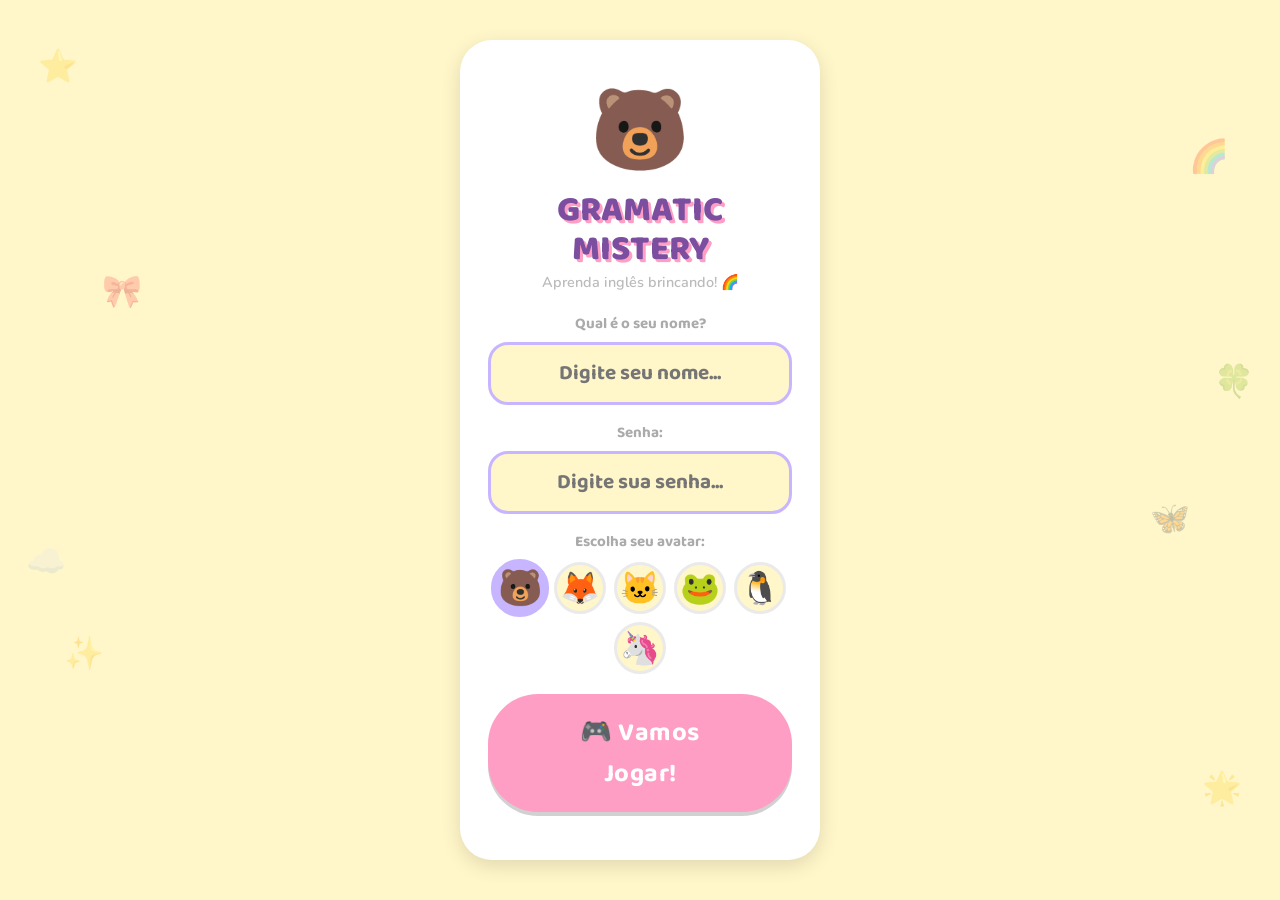
<file: gramatic_mistery (1).html>
<!DOCTYPE html>
<html lang="pt-BR">
<head>
<meta charset="UTF-8">
<meta name="viewport" content="width=device-width, initial-scale=1.0">
<title>Gramatic Mistery 🐻</title>
<link href="https://fonts.googleapis.com/css2?family=Baloo+2:wght@400;600;700;800&family=Nunito:wght@400;600;700&display=swap" rel="stylesheet">
<style>
:root {
  --yellow:#FFF6C9; --pink:#FF9EC4; --blue:#8ED8FF; --green:#A8E6A3;
  --purple:#C7B6FF; --orange:#FFA94D; --red:#FF6B6B;
  --white:#FFFFFF; --gray-light:#EAEAEA; --gray-dark:#555555;
  --shadow:0 6px 20px rgba(0,0,0,0.12); --shadow-btn:0 4px 0px rgba(0,0,0,0.18);
}
*{margin:0;padding:0;box-sizing:border-box}
body{font-family:'Nunito',sans-serif;background:var(--yellow);min-height:100vh;overflow-x:hidden;position:relative}

.deco{position:fixed;pointer-events:none;z-index:0;animation:float 4s ease-in-out infinite;font-size:2rem;opacity:0.28}
.deco:nth-child(1){top:5%;left:3%;animation-delay:0s}
.deco:nth-child(2){top:15%;right:4%;animation-delay:1s}
.deco:nth-child(3){top:60%;left:2%;animation-delay:2s}
.deco:nth-child(4){bottom:10%;right:3%;animation-delay:0.5s}
.deco:nth-child(5){bottom:25%;left:5%;animation-delay:1.5s}
.deco:nth-child(6){top:40%;right:2%;animation-delay:3s}
.deco:nth-child(7){top:30%;left:8%;animation-delay:2.5s}
.deco:nth-child(8){bottom:40%;right:7%;animation-delay:0.8s}
@keyframes float{0%,100%{transform:translateY(0) rotate(0deg)}50%{transform:translateY(-14px) rotate(8deg)}}

.screen{display:none;min-height:100vh;flex-direction:column;align-items:center;justify-content:center;padding:20px 16px;position:relative;z-index:1;animation:fadeIn 0.4s ease}
.screen.active{display:flex}
@keyframes fadeIn{from{opacity:0;transform:translateY(20px)}to{opacity:1;transform:translateY(0)}}

/* LOGIN */
.login-wrap{background:var(--white);border-radius:32px;padding:36px 28px;text-align:center;box-shadow:var(--shadow);max-width:360px;width:100%}
.login-bear{font-size:5rem;animation:bounce 1.2s infinite;margin-bottom:6px;display:block}
@keyframes bounce{0%,100%{transform:translateY(0)}50%{transform:translateY(-10px)}}
.login-title{font-family:'Baloo 2',cursive;font-size:2.2rem;font-weight:800;color:#7B4EA0;text-shadow:3px 3px 0 var(--pink);line-height:1.1;margin-bottom:4px}
.login-sub{font-size:0.9rem;color:#bbb;margin-bottom:20px;font-weight:600}
.name-input{font-family:'Baloo 2',cursive;font-size:1.3rem;font-weight:700;color:var(--gray-dark);border:3px solid var(--purple);border-radius:20px;padding:12px 18px;width:100%;text-align:center;background:var(--yellow);outline:none;margin-bottom:16px;transition:border-color 0.2s,box-shadow 0.2s}
.name-input:focus{border-color:var(--pink);box-shadow:0 0 0 4px rgba(255,158,196,0.25)}
.avatar-row{display:flex;gap:8px;justify-content:center;margin-bottom:16px;flex-wrap:wrap}
.avatar-btn{font-size:2rem;background:var(--yellow);border:3px solid var(--gray-light);border-radius:50%;width:52px;height:52px;cursor:pointer;transition:all 0.2s;display:flex;align-items:center;justify-content:center}
.avatar-btn:hover,.avatar-btn.selected{border-color:var(--purple);background:var(--purple);transform:scale(1.12)}

/* HOME */
.logo-area{text-align:center;margin-bottom:8px}
.logo-bear{font-size:5rem;animation:bounce 1.2s infinite}
.logo-title{font-family:'Baloo 2',cursive;font-size:2.8rem;font-weight:800;color:#7B4EA0;text-shadow:3px 3px 0 var(--pink),5px 5px 0 rgba(0,0,0,0.08);letter-spacing:1px;line-height:1.1}
.logo-subtitle{font-family:'Baloo 2',cursive;font-size:1rem;color:var(--pink);font-weight:600;margin-top:4px}
.greeting-name{font-family:'Baloo 2',cursive;font-size:1.05rem;color:#7B4EA0;font-weight:700;margin-top:6px}

/* BUTTONS */
.btn{font-family:'Baloo 2',cursive;font-size:1.3rem;font-weight:700;border:none;border-radius:50px;padding:14px 36px;cursor:pointer;transition:all 0.15s;box-shadow:var(--shadow-btn);display:inline-flex;align-items:center;gap:8px;letter-spacing:0.5px}
.btn:active{transform:translateY(3px);box-shadow:0 1px 0 rgba(0,0,0,0.18)}
.btn-play{background:var(--pink);color:#fff;font-size:1.6rem;padding:18px 60px;margin:12px 0}
.btn-play:hover{background:#ff80b0;transform:scale(1.05)}
.btn-mystery{background:linear-gradient(135deg,#C7B6FF,#8ED8FF);color:#4a2d8a;font-size:1.1rem;padding:14px 28px}
.btn-mystery:hover{transform:scale(1.04)}
.btn-settings{background:var(--blue);color:#fff;font-size:1rem;padding:10px 24px}
.btn-ranking{background:var(--purple);color:#fff;font-size:1rem;padding:10px 24px}
.btn-back{background:var(--gray-light);color:var(--gray-dark);font-size:1rem;padding:10px 24px}
.btn-back:hover{background:#d5d5d5}
.btn-green{background:var(--green);color:#3a7a37}
.btn-green:hover{background:#8fd98a}
.home-actions{display:flex;gap:10px;margin-top:8px;flex-wrap:wrap;justify-content:center}

/* SCREEN TITLE */
.screen-title{font-family:'Baloo 2',cursive;font-size:1.9rem;font-weight:800;color:#7B4EA0;text-align:center;text-shadow:2px 2px 0 rgba(255,255,255,0.7);margin-bottom:6px}

/* MODE TABS */
.mode-tabs{display:flex;gap:8px;margin:8px 0;flex-wrap:wrap;justify-content:center}
.mode-tab{font-family:'Baloo 2',cursive;font-size:0.9rem;font-weight:700;border:2px solid var(--gray-light);background:var(--white);border-radius:20px;padding:7px 16px;cursor:pointer;transition:all 0.2s;color:var(--gray-dark)}
.mode-tab.active,.mode-tab:hover{background:var(--purple);border-color:var(--purple);color:#fff}

/* CATEGORY GRID */
.category-grid{display:grid;grid-template-columns:1fr 1fr;gap:10px;width:100%;max-width:400px;margin:12px 0}
.category-card{background:var(--white);border-radius:18px;padding:14px 10px;display:flex;flex-direction:column;align-items:center;gap:5px;cursor:pointer;box-shadow:var(--shadow);transition:all 0.2s;border:3px solid transparent;font-family:'Baloo 2',cursive;font-size:1rem;font-weight:700;text-align:center}
.category-card:hover{transform:scale(1.05)}
.category-card.colors{border-color:var(--pink);color:#c0457a}
.category-card.animals{border-color:var(--green);color:#3a7a37}
.category-card.fruits{border-color:var(--orange);color:#c06a00}
.category-card.numbers{border-color:var(--blue);color:#2a7aaa}
.category-card.shapes{border-color:var(--purple);color:#6a2aaa}
.category-card.family{border-color:#FFD700;color:#a07700}
.category-card .cat-icon{font-size:2.4rem}
.category-card .star-badge{background:var(--yellow);border-radius:10px;padding:2px 7px;font-size:0.72rem;color:#a07c00;font-weight:700}

/* LEARN CARDS */
.learn-grid{display:grid;grid-template-columns:1fr 1fr;gap:12px;width:100%;max-width:380px;margin:12px 0}
.learn-card{background:var(--white);border-radius:20px;padding:16px 8px;text-align:center;box-shadow:var(--shadow);cursor:pointer;transition:all 0.2s;border:3px solid var(--gray-light);animation:popIn 0.4s ease backwards}
.learn-card:hover{transform:scale(1.06);box-shadow:0 8px 24px rgba(0,0,0,0.15)}
@keyframes popIn{from{opacity:0;transform:scale(0.7)}to{opacity:1;transform:scale(1)}}
.learn-card .card-emoji{font-size:2.8rem;margin-bottom:6px;display:block}
.learn-card .card-en{font-family:'Baloo 2',cursive;font-size:1.1rem;font-weight:800;color:#7B4EA0}
.learn-card .card-pt{font-size:0.8rem;color:#999;font-weight:600}
.learn-card .card-hint{font-size:0.72rem;color:var(--blue);font-weight:700;margin-top:2px}
.learn-card.revealed{border-color:var(--green);background:#f0fff0;animation:celebrate 0.4s ease}
@keyframes celebrate{0%{transform:scale(1)}50%{transform:scale(1.15)}100%{transform:scale(1)}}
.nav-btns{display:flex;gap:12px;margin-top:12px;flex-wrap:wrap;justify-content:center}

/* QUIZ */
.quiz-question{background:var(--white);border-radius:24px;padding:22px 18px;text-align:center;box-shadow:var(--shadow);width:100%;max-width:380px;margin:10px 0}
.quiz-emoji{font-size:4.5rem;margin-bottom:10px;display:block;animation:float 2s ease-in-out infinite}
.quiz-prompt{font-family:'Baloo 2',cursive;font-size:1rem;color:var(--gray-dark);margin-bottom:14px;font-weight:700}
.quiz-options{display:grid;grid-template-columns:1fr 1fr;gap:10px}
.quiz-option{background:var(--yellow);border:3px solid var(--gray-light);border-radius:16px;padding:12px 8px;font-family:'Baloo 2',cursive;font-size:1rem;font-weight:700;cursor:pointer;transition:all 0.2s;color:var(--gray-dark)}
.quiz-option:hover:not(:disabled){border-color:var(--purple);background:var(--purple);color:#fff;transform:scale(1.03)}
.quiz-option.correct{background:var(--green);border-color:#5cb85c;color:#2d6e2a;animation:celebrate 0.5s}
.quiz-option.wrong{background:var(--red);border-color:#c0392b;color:#fff;animation:shake 0.4s}
.quiz-option:disabled{cursor:default}
@keyframes shake{0%,100%{transform:translateX(0)}25%{transform:translateX(-8px)}75%{transform:translateX(8px)}}

/* MYSTERY */
.mystery-wrap{background:var(--white);border-radius:28px;padding:24px 18px;text-align:center;box-shadow:var(--shadow);max-width:380px;width:100%;margin:10px 0}
.mystery-cat-label{font-family:'Baloo 2',cursive;font-size:1.1rem;font-weight:800;color:#7B4EA0;margin-bottom:12px}
.mystery-letters{display:flex;gap:7px;justify-content:center;flex-wrap:wrap;margin:14px 0}
.mystery-letter{width:42px;height:50px;background:var(--yellow);border:3px solid var(--purple);border-radius:12px;font-family:'Baloo 2',cursive;font-size:1.5rem;font-weight:800;color:#7B4EA0;display:flex;align-items:center;justify-content:center;animation:popIn 0.3s ease backwards}
.mystery-letter.blank{background:var(--white);color:transparent}
.mystery-letter.revealed-letter{background:var(--green);border-color:#5cb85c;animation:celebrate 0.4s}
.clue-area{margin:8px 0 14px}
.clue-item{display:flex;align-items:center;gap:8px;background:var(--yellow);border-radius:12px;padding:8px 12px;margin-bottom:7px;font-family:'Baloo 2',cursive;font-size:0.9rem;font-weight:700;color:var(--gray-dark);text-align:left;opacity:0;transform:translateX(-20px);transition:all 0.4s}
.clue-item.visible{opacity:1;transform:translateX(0)}
.clue-icon{font-size:1.4rem;flex-shrink:0}
.mystery-options-grid{display:grid;grid-template-columns:repeat(3,1fr);gap:7px;margin-top:12px}
.mystery-opt{background:var(--yellow);border:2px solid var(--purple);border-radius:12px;padding:9px 5px;font-family:'Baloo 2',cursive;font-size:0.85rem;font-weight:800;cursor:pointer;transition:all 0.2s;color:#7B4EA0}
.mystery-opt:hover:not(:disabled){background:var(--purple);color:#fff;transform:scale(1.05)}
.mystery-opt:disabled{opacity:0.5;cursor:default}
.mystery-opt.correct-choice{background:var(--green);border-color:#5cb85c;color:#2d6e2a}
.mystery-opt.wrong-choice{background:var(--red);border-color:#c0392b;color:#fff;animation:shake 0.4s}
.clue-reveal-btn{font-family:'Baloo 2',cursive;font-size:0.9rem;font-weight:700;border:2px solid var(--blue);background:var(--white);color:var(--blue);border-radius:12px;padding:6px 14px;cursor:pointer;transition:all 0.2s;margin-top:6px}
.clue-reveal-btn:hover:not(:disabled){background:var(--blue);color:#fff}
.clue-reveal-btn:disabled{opacity:0.4;cursor:default}

/* PROGRESS */
.progress-wrap{width:100%;max-width:380px;background:rgba(255,255,255,0.6);border-radius:50px;height:14px;overflow:hidden;margin-bottom:6px}
.progress-bar{height:100%;background:linear-gradient(90deg,var(--pink),var(--purple));border-radius:50px;transition:width 0.5s ease}
.progress-label{font-family:'Baloo 2',cursive;font-size:0.9rem;color:#7B4EA0;font-weight:700;text-align:right;width:100%;max-width:380px;margin-bottom:4px}
.stars-row{display:flex;gap:6px;justify-content:center;font-size:2rem;margin:10px 0}

/* RESULT */
.result-box{background:var(--white);border-radius:28px;padding:30px 22px;text-align:center;box-shadow:var(--shadow);max-width:360px;width:100%}
.result-emoji{font-size:5rem}
.result-title{font-family:'Baloo 2',cursive;font-size:2rem;font-weight:800;color:#7B4EA0;margin:8px 0 4px}
.result-score{font-family:'Baloo 2',cursive;font-size:1.2rem;color:var(--orange);font-weight:700;margin-bottom:8px}
.result-msg{font-size:0.9rem;color:#888;margin-bottom:16px}
.confetti-row{font-size:1.5rem;margin-bottom:6px;animation:float 1s ease-in-out infinite}

/* RANKING */
.ranking-list{width:100%;max-width:360px;margin:12px 0;display:flex;flex-direction:column;gap:9px}
.rank-item{background:var(--white);border-radius:16px;padding:12px 16px;display:flex;align-items:center;gap:10px;box-shadow:var(--shadow);font-family:'Baloo 2',cursive;font-size:1rem;font-weight:700}
.rank-item:nth-child(1){border-left:6px solid #FFD700}
.rank-item:nth-child(2){border-left:6px solid #C0C0C0}
.rank-item:nth-child(3){border-left:6px solid #CD7F32}
.rank-pos{font-size:1.3rem}.rank-avatar{font-size:1.5rem}.rank-name{flex:1;color:var(--gray-dark)}.rank-score{color:var(--orange)}

/* SETTINGS */
.settings-box{background:var(--white);border-radius:24px;padding:20px 18px;width:100%;max-width:360px;box-shadow:var(--shadow);margin:10px 0}
.setting-row{display:flex;align-items:center;gap:10px;padding:11px 0;border-bottom:1px solid var(--gray-light);flex-wrap:wrap}
.setting-row:last-child{border-bottom:none}
.setting-icon{font-size:1.5rem}.setting-label{font-family:'Baloo 2',cursive;font-size:0.95rem;font-weight:700;color:var(--gray-dark);flex:1}
.toggle{position:relative;width:50px;height:27px}
.toggle input{opacity:0;width:0;height:0}
.toggle-slider{position:absolute;inset:0;background:var(--gray-light);border-radius:50px;cursor:pointer;transition:0.3s}
.toggle-slider:before{content:'';position:absolute;width:21px;height:21px;left:3px;top:3px;background:white;border-radius:50%;transition:0.3s;box-shadow:0 2px 4px rgba(0,0,0,0.2)}
.toggle input:checked + .toggle-slider{background:var(--green)}
.toggle input:checked + .toggle-slider:before{transform:translateX(23px)}
.lang-select{font-family:'Baloo 2',cursive;border:2px solid var(--gray-light);border-radius:12px;padding:5px 10px;font-size:0.9rem;font-weight:700;color:var(--gray-dark);background:var(--yellow);cursor:pointer}
.vol-row{display:flex;align-items:center;gap:8px;width:100%;padding-left:36px;margin-top:4px}
.vol-row input[type=range]{flex:1;accent-color:var(--purple)}

/* FEEDBACK */
.feedback-overlay{position:fixed;inset:0;background:rgba(0,0,0,0.25);z-index:99;display:none}
.feedback-overlay.show{display:block}
.feedback-popup{position:fixed;top:50%;left:50%;transform:translate(-50%,-50%) scale(0);background:var(--white);border-radius:28px;padding:30px 36px;text-align:center;box-shadow:0 20px 60px rgba(0,0,0,0.2);z-index:100;transition:transform 0.3s cubic-bezier(.34,1.56,.64,1)}
.feedback-popup.show{transform:translate(-50%,-50%) scale(1)}
.feedback-popup .fb-emoji{font-size:3.8rem;margin-bottom:6px}
.feedback-popup .fb-text{font-family:'Baloo 2',cursive;font-size:1.7rem;font-weight:800;color:#7B4EA0}
.feedback-popup .fb-sub{font-size:0.9rem;color:#aaa;margin-top:4px}

@media(max-width:400px){
  .logo-title{font-size:2.2rem}
  .btn-play{font-size:1.3rem;padding:14px 40px}
}
</style>
</head>
<body>

<div class="deco">⭐</div><div class="deco">🌈</div><div class="deco">☁️</div>
<div class="deco">🌟</div><div class="deco">✨</div><div class="deco">🍀</div>
<div class="deco">🎀</div><div class="deco">🦋</div>

<div class="feedback-overlay" id="fbOverlay"></div>
<div class="feedback-popup" id="fbPopup">
  <div class="fb-emoji" id="fbEmoji">🎉</div>
  <div class="fb-text" id="fbText">Incrível!</div>
  <div class="fb-sub"  id="fbSub"></div>
</div>

<!-- ══════════ LOGIN ══════════ -->
<div class="screen active" id="screen-login">
  <div class="login-wrap">
    <span class="login-bear">🐻</span>
    <div class="login-title">GRAMATIC<br>MISTERY</div>
    <div class="login-sub">Aprenda inglês brincando! 🌈</div>
    <div id="login-erro" style="display:none;color:#c0392b;font-size:0.85rem;font-weight:700;margin-bottom:8px;background:#ffe0e0;padding:8px;border-radius:10px"></div>
    <div style="font-family:'Baloo 2';font-size:0.95rem;color:#aaa;margin-bottom:6px;font-weight:700">Qual é o seu nome?</div>
    <input class="name-input" id="player-name-input" type="text" maxlength="30" placeholder="Digite seu nome..."/>
    <div style="font-family:'Baloo 2';font-size:0.95rem;color:#aaa;margin-bottom:6px;font-weight:700">Senha:</div>
    <input class="name-input" id="player-senha-input" type="password" maxlength="30" placeholder="Digite sua senha..."/>
    <div style="font-family:'Baloo 2';font-size:0.95rem;color:#aaa;margin-bottom:8px;font-weight:700">Escolha seu avatar:</div>
    <div class="avatar-row" id="avatar-row">
      <button class="avatar-btn selected" onclick="selectAvatar(this,'🐻')">🐻</button>
      <button class="avatar-btn" onclick="selectAvatar(this,'🦊')">🦊</button>
      <button class="avatar-btn" onclick="selectAvatar(this,'🐱')">🐱</button>
      <button class="avatar-btn" onclick="selectAvatar(this,'🐸')">🐸</button>
      <button class="avatar-btn" onclick="selectAvatar(this,'🐧')">🐧</button>
      <button class="avatar-btn" onclick="selectAvatar(this,'🦄')">🦄</button>
    </div>
    <button class="btn btn-play" style="width:100%;justify-content:center;margin-top:4px" onclick="doLogin()">🎮 Vamos Jogar!</button>
  </div>
</div>

<!-- ══════════ HOME ══════════ -->
<div class="screen" id="screen-home">
  <div class="logo-area">
    <div class="logo-bear" id="home-avatar">🐻</div>
    <div class="logo-title">GRAMATIC<br>MISTERY</div>
    <div class="logo-subtitle">✨ Aprenda Inglês Brincando! ✨</div>
    <div class="greeting-name" id="greeting-name">Olá, Jogador!</div>
  </div>
  <button class="btn btn-play" onclick="goTo('screen-mode-select')">🎮 JOGAR!</button>
  <button class="btn btn-mystery" onclick="enterMysteryMode()">🔮 Modo Mistério</button>
  <div class="home-actions">
    <button class="btn btn-settings" onclick="goTo('screen-settings')">⚙️ Config</button>
    <button class="btn btn-ranking" onclick="goTo('screen-ranking')">🏆 Ranking</button>
  </div>
  <div style="margin-top:16px;font-family:'Baloo 2';color:#aaa;font-size:0.9rem">
    ⭐ Suas estrelas: <span id="total-stars-home" style="color:var(--orange);font-weight:800">0</span>
  </div>
</div>

<!-- ══════════ MODE SELECT ══════════ -->
<div class="screen" id="screen-mode-select">
  <div class="screen-title" id="mode-screen-title">🎯 Escolha o Modo</div>
  <div class="mode-tabs" id="mode-tabs-wrap">
    <div class="mode-tab active" onclick="setMode('learn',this)">📚 Aprender</div>
    <div class="mode-tab" onclick="setMode('quiz',this)">❓ Quiz</div>
  </div>
  <div id="mode-desc" style="font-family:'Baloo 2';font-size:0.85rem;color:#aaa;margin:4px 0 8px;font-weight:600;text-align:center">Explore as palavras com imagens e áudio</div>
  <div style="font-family:'Baloo 2';font-size:1.15rem;font-weight:800;color:#7B4EA0;margin-bottom:6px">📂 Categoria</div>
  <div class="category-grid">
    <div class="category-card colors"  onclick="pickCategory('colors')"><span class="cat-icon">🎨</span><span>Colors</span><span class="star-badge">⭐ Cores</span></div>
    <div class="category-card animals" onclick="pickCategory('animals')"><span class="cat-icon">🐾</span><span>Animals</span><span class="star-badge">⭐ Animais</span></div>
    <div class="category-card fruits"  onclick="pickCategory('fruits')"><span class="cat-icon">🍎</span><span>Fruits</span><span class="star-badge">⭐ Frutas</span></div>
    <div class="category-card numbers" onclick="pickCategory('numbers')"><span class="cat-icon">🔢</span><span>Numbers</span><span class="star-badge">⭐ Números</span></div>
    <div class="category-card shapes"  onclick="pickCategory('shapes')"><span class="cat-icon">🔷</span><span>Shapes</span><span class="star-badge">⭐ Formas</span></div>
    <div class="category-card family"  onclick="pickCategory('family')"><span class="cat-icon">👨‍👩‍👧</span><span>Family</span><span class="star-badge">⭐ Família</span></div>
  </div>
  <button class="btn btn-back" onclick="goTo('screen-home')">← Voltar</button>
</div>

<!-- ══════════ LEARN ══════════ -->
<div class="screen" id="screen-learn">
  <div class="screen-title">🌟 Vamos Aprender! 🌟</div>
  <div style="font-family:'Baloo 2';color:#aaa;font-size:0.82rem;margin-bottom:6px">Toque nos cards para ouvir a pronúncia!</div>
  <div class="learn-grid" id="learn-grid"></div>
  <div class="nav-btns">
    <button class="btn btn-back" onclick="goTo('screen-mode-select')">← Voltar</button>
    <button class="btn btn-green" onclick="launchQuiz()">Quiz! →</button>
  </div>
</div>

<!-- ══════════ QUIZ ══════════ -->
<div class="screen" id="screen-quiz">
  <div class="progress-label" id="quiz-label">Pergunta 1 de 5</div>
  <div class="progress-wrap"><div class="progress-bar" id="progress-bar" style="width:0%"></div></div>
  <div class="quiz-question">
    <span class="quiz-emoji" id="quiz-emoji">🎨</span>
    <div class="quiz-prompt" id="quiz-prompt">O que é isso em inglês?</div>
    <div class="quiz-options" id="quiz-options"></div>
  </div>
  <div style="margin-top:10px;font-family:'Baloo 2';color:var(--orange);font-size:1rem;font-weight:700">⭐ Pontos: <span id="live-score">0</span></div>
</div>

<!-- ══════════ MYSTERY ══════════ -->
<div class="screen" id="screen-mystery">
  <div class="screen-title">🔮 Modo Mistério 🔮</div>
  <div style="font-family:'Baloo 2';font-size:0.82rem;color:#aaa;margin-bottom:4px">Use as dicas para descobrir a palavra secreta!</div>
  <div class="mystery-wrap">
    <div class="mystery-cat-label" id="mystery-cat-label">🎨 Colors</div>
    <div class="mystery-letters" id="mystery-letters"></div>
    <div class="clue-area" id="clue-area"></div>
    <button class="clue-reveal-btn" id="clue-btn" onclick="revealNextClue()">💡 Próxima Dica</button>
    <div class="mystery-options-grid" id="mystery-options"></div>
  </div>
  <div style="font-family:'Baloo 2';font-size:1rem;color:var(--orange);font-weight:700;margin-top:8px">⭐ Pontos: <span id="mystery-live-score">0</span></div>
  <div class="progress-label" id="mystery-label" style="margin-top:6px">Rodada 1 de 5</div>
  <div class="progress-wrap"><div class="progress-bar" id="mystery-progress" style="width:0%"></div></div>
</div>

<!-- ══════════ RESULT ══════════ -->
<div class="screen" id="screen-result">
  <div class="result-box">
    <div class="confetti-row">🎊🎉🎊</div>
    <div class="result-emoji" id="result-emoji">🎉</div>
    <div class="result-title" id="result-title">Ótimo Trabalho!</div>
    <div class="result-score" id="result-score">+10 ⭐</div>
    <div class="stars-row" id="result-stars"></div>
    <div class="result-msg" id="result-msg">Você foi incrível!</div>
    <div class="nav-btns" style="justify-content:center;margin-top:4px">
      <button class="btn btn-ranking" onclick="goTo('screen-ranking')">🏆 Ranking</button>
      <button class="btn btn-play" style="font-size:1rem;padding:14px 24px" onclick="goTo('screen-mode-select')">Jogar Mais!</button>
    </div>
  </div>
</div>

<!-- ══════════ RANKING ══════════ -->
<div class="screen" id="screen-ranking">
  <div class="screen-title">🏆 Ranking 🏆</div>
  <div class="ranking-list" id="ranking-list"></div>
  <button class="btn btn-back" onclick="goTo('screen-home')">← Início</button>
</div>

<!-- ══════════ SETTINGS ══════════ -->
<div class="screen" id="screen-settings">
  <div class="screen-title">⚙️ Configurações</div>
  <div class="settings-box">
    <div class="setting-row">
      <span class="setting-icon">🔊</span>
      <span class="setting-label">Sons de efeito</span>
      <label class="toggle"><input type="checkbox" checked id="toggle-sound" onchange="soundEnabled=this.checked"><span class="toggle-slider"></span></label>
    </div>
    <div class="setting-row" style="flex-direction:column;align-items:flex-start">
      <div style="display:flex;align-items:center;gap:10px;width:100%">
        <span class="setting-icon">🎵</span>
        <span class="setting-label">Música de fundo</span>
        <label class="toggle"><input type="checkbox" checked id="toggle-music" onchange="toggleMusic()"><span class="toggle-slider"></span></label>
      </div>
      <div class="vol-row">
        <span style="font-size:0.8rem;color:#aaa;font-weight:700;white-space:nowrap">Volume</span>
        <input type="range" min="0" max="100" value="40" id="vol-slider" oninput="setVolume(this.value)">
        <span style="font-size:0.8rem;color:var(--purple);font-weight:700;min-width:36px" id="vol-label">40%</span>
      </div>
    </div>
    <div class="setting-row">
      <span class="setting-icon">🗣️</span>
      <span class="setting-label">Pronúncia (TTS)</span>
      <label class="toggle"><input type="checkbox" checked id="toggle-tts" onchange="ttsEnabled=this.checked"><span class="toggle-slider"></span></label>
    </div>
    <div class="setting-row">
      <span class="setting-icon">🌐</span>
      <span class="setting-label">Idioma da interface</span>
      <select class="lang-select" onchange="lang=this.value">
        <option value="pt">🇧🇷 Português</option>
        <option value="en">🇺🇸 English</option>
      </select>
    </div>
    <div class="setting-row">
      <span class="setting-icon">👤</span>
      <span class="setting-label">Trocar de jogador</span>
      <button class="btn btn-back" style="padding:7px 12px;font-size:0.8rem" onclick="goLogin()">Trocar</button>
    </div>
    <div class="setting-row">
      <span class="setting-icon">🗑️</span>
      <span class="setting-label">Zerar pontuação</span>
      <button class="btn btn-back" style="padding:7px 12px;font-size:0.8rem;background:var(--red);color:#fff" onclick="resetScore()">Zerar</button>
    </div>
  </div>
  <button class="btn btn-back" onclick="goTo('screen-home')">← Voltar</button>
</div>

<script>
// ═══════════════════════════════
//  DATA — carregado do banco via api.php
// ═══════════════════════════════
let categories = {}, catMeta = {}, currentCatId = null;

fetch('api.php?action=dados')
  .then(r=>r.json())
  .then(data=>{
    if(!data.ok) return;
    Object.keys(data.categorias).forEach(key=>{
      const c=data.categorias[key];
      catMeta[key]={id:c.id,nome_en:c.nome_en,nome_pt:c.nome_pt,icone:c.icone};
      categories[key]=c.palavras.map(p=>({en:p.en,pt:p.pt,emoji:p.emoji,clues:p.clues}));
    });
    ranking=data.ranking.map(r=>({name:r.nome,avatar:r.avatar||'🐻',score:r.total_estrelas}));
  });

// dados estáticos temporários (usado até api responder)
const _categories_static = {
  colors:[
    {en:'Red',    pt:'Vermelho',emoji:'🔴',clues:['É a cor do tomate 🍅','Parece fogo 🔥','Cor de coração ❤️']},
    {en:'Blue',   pt:'Azul',   emoji:'🔵',clues:['Cor do céu ☁️','Cor do mar 🌊','Cor do gelo ❄️']},
    {en:'Yellow', pt:'Amarelo',emoji:'🟡',clues:['Cor do sol ☀️','Cor da banana 🍌','Cor de girassol 🌻']},
    {en:'Green',  pt:'Verde',  emoji:'🟢',clues:['Cor da grama 🌿','Cor do sapinho 🐸','Cor do abacate 🥑']},
    {en:'Pink',   pt:'Rosa',   emoji:'🩷',clues:['Cor de flamingo 🦩','Cor de chiclete 🍬','Cor de flores 🌸']},
    {en:'Purple', pt:'Roxo',   emoji:'🟣',clues:['Cor de uva 🍇','Cor mágica de fadas 🧚','Cor do roxo-grama 🌆']},
  ],
  animals:[
    {en:'Dog',   pt:'Cachorro',emoji:'🐶',clues:['Faz AU AU 🐾','É o melhor amigo do humano','Abana o rabo quando feliz 🎀']},
    {en:'Cat',   pt:'Gato',    emoji:'🐱',clues:['Faz MIAU 😺','Adora dormir no sofá 😴','Tem bigodes longos 〰️']},
    {en:'Rabbit',pt:'Coelho',  emoji:'🐰',clues:['Tem orelhas enormes 👂','Adora cenouras 🥕','Pula muito! 🏃']},
    {en:'Bear',  pt:'Urso',    emoji:'🐻',clues:['Grande e fofo 🤗','Adora mel 🍯','Hiberna no inverno ❄️']},
    {en:'Bird',  pt:'Pássaro', emoji:'🐦',clues:['Tem asas e voa ✈️','Canta de manhã 🎵','Mora em ninho 🪺']},
    {en:'Fish',  pt:'Peixe',   emoji:'🐟',clues:['Vive na água 🌊','Respira por guelras','Nada muito bem 🏊']},
  ],
  fruits:[
    {en:'Apple',     pt:'Maçã',     emoji:'🍎',clues:['Vermelha ou verde','Cresce em árvore 🌳','An apple a day... 💊']},
    {en:'Banana',    pt:'Banana',   emoji:'🍌',clues:['Amarela e curva','Macacos adoram 🐒','Vem em cacho 🍌']},
    {en:'Grape',     pt:'Uva',      emoji:'🍇',clues:['Pequena e redonda','Vem em cacho 🍇','Serve para fazer suco 🧃']},
    {en:'Orange',    pt:'Laranja',  emoji:'🍊',clues:['Tem a cor que leva seu nome!','Cheia de vitamina C','Redonda com casca grossa']},
    {en:'Strawberry',pt:'Morango',  emoji:'🍓',clues:['Vermelha com pintinhos','Fica bem em sorvete 🍦','Tem formato de coração ❤️']},
    {en:'Watermelon',pt:'Melancia', emoji:'🍉',clues:['Verde por fora, vermelha por dentro','Perfeita para o verão ☀️','Tem sementes pretas']},
  ],
  numbers:[
    {en:'One',   pt:'Um',    emoji:'1️⃣',clues:['O primeiro número','Apenas um dedinho ☝️','Começa a contagem!']},
    {en:'Two',   pt:'Dois',  emoji:'2️⃣',clues:['Par de sapatos 👟👟','Dois olhos no seu rosto 👀','Vem depois do um']},
    {en:'Three', pt:'Três',  emoji:'3️⃣',clues:['Três folhas do trevo 🍀','Três lados do triângulo △','Vem depois do dois']},
    {en:'Four',  pt:'Quatro',emoji:'4️⃣',clues:['Quatro patas do cachorro 🐕','Quatro rodas do carro 🚗','Metade de oito']},
    {en:'Five',  pt:'Cinco', emoji:'5️⃣',clues:['Cinco dedos na mão 🖐️','Cinco pontas da estrela ⭐','Meio caminho até dez!']},
    {en:'Six',   pt:'Seis',  emoji:'6️⃣',clues:['Seis lados do hexágono','Meia dúzia de ovos 🥚','Vem depois do cinco']},
  ],
  shapes:[
    {en:'Circle',  pt:'Círculo',  emoji:'⭕',clues:['Redondo como uma roda 🎡','Sem cantos nem lados','Rola fácil no chão 🎱']},
    {en:'Square',  pt:'Quadrado', emoji:'🟥',clues:['Quatro lados iguais','Quatro cantos certinhos','Como uma caixa vista de cima 📦']},
    {en:'Triangle',pt:'Triângulo',emoji:'🔺',clues:['Três lados','Três cantos pontudos','Como fatia de pizza 🍕']},
    {en:'Star',    pt:'Estrela',  emoji:'⭐',clues:['Brilha no céu à noite 🌙','Tem cinco pontas','Símbolo de magia ✨']},
    {en:'Heart',   pt:'Coração',  emoji:'❤️',clues:['Símbolo do amor 💕','Aparece no dia dos namorados','Forma de dois círculos + triângulo']},
    {en:'Diamond', pt:'Diamante', emoji:'💎',clues:['Como um quadrado virado','Símbolo de valor 💍','Forma do campo de beisebol ⚾']},
  ],
  family:[
    {en:'Mother', pt:'Mãe',   emoji:'👩',clues:['Cuida de você com amor ❤️','Faz comida deliciosa 🍲','Dá abraços quentinhos 🤗']},
    {en:'Father', pt:'Pai',   emoji:'👨',clues:['Te ensina a andar de bicicleta 🚲','Conta histórias à noite 📖','Protetor da família 🛡️']},
    {en:'Sister', pt:'Irmã',  emoji:'👧',clues:['Menina da família','Pode emprestar brinquedos 🧸','Às vezes briga, mas ama muito!']},
    {en:'Brother',pt:'Irmão', emoji:'👦',clues:['Menino da família','Parceiro de brincadeiras 🎮','Às vezes chato, mas é seu herói!']},
    {en:'Baby',   pt:'Bebê',  emoji:'👶',clues:['O menor da família','Fica no berço 🛏️','Faz barulhinho fofo 🍼']},
    {en:'Grandma',pt:'Vovó',  emoji:'👵',clues:['Mãe da sua mãe ou do seu pai','Faz bolo gostoso 🎂','Conta histórias antigas 📚']},
  ]
};

// ═══════════════════════════════
//  STATE
// ═══════════════════════════════
let playerName='Jogador', playerAvatar='🐻', selectedAvatar='🐻';
let currentCategory=null, currentMode='learn';
let quizItems=[], quizIndex=0, quizScore=0;
let mysteryItems=[], mysteryIndex=0, mysteryScore=0, cluesShown=0, mysteryItem=null;
let totalStars=0, soundEnabled=true, musicEnabled=true, ttsEnabled=true, lang='pt';
let ranking=[];
Object.assign(categories, _categories_static);
Object.keys(_categories_static).forEach((k,i)=>{
  catMeta[k]={id:i+1,nome_en:k.charAt(0).toUpperCase()+k.slice(1),nome_pt:k,icone:'📂'};
});

// ═══════════════════════════════
//  AUDIO ENGINE
// ═══════════════════════════════
let audioCtx=null;
function getAudioCtx(){ if(!audioCtx) audioCtx=new (window.AudioContext||window.webkitAudioContext)(); return audioCtx; }

function playTone(freq,dur,type='sine',vol=0.22){
  if(!soundEnabled) return;
  try{
    const ctx=getAudioCtx();
    const osc=ctx.createOscillator(), gain=ctx.createGain();
    osc.connect(gain); gain.connect(ctx.destination);
    osc.type=type; osc.frequency.setValueAtTime(freq,ctx.currentTime);
    gain.gain.setValueAtTime(vol,ctx.currentTime);
    gain.gain.exponentialRampToValueAtTime(0.001,ctx.currentTime+dur);
    osc.start(); osc.stop(ctx.currentTime+dur);
  }catch(e){}
}

const playCorrect=()=>{ playTone(523,0.1); setTimeout(()=>playTone(659,0.1),110); setTimeout(()=>playTone(784,0.18),220); };
const playWrong  =()=>{ playTone(200,0.15,'sawtooth'); setTimeout(()=>playTone(170,0.15,'sawtooth'),160); };
const playClick  =()=>playTone(440,0.06,'triangle',0.12);
const playReveal =()=>{ playTone(880,0.05); setTimeout(()=>playTone(1047,0.05),60); };
const playVictory=()=>{ [523,659,784,1047].forEach((f,i)=>setTimeout(()=>playTone(f,0.16,'triangle'),i*95)); };
const playMystery=()=>{ [300,360,430,500,580].forEach((f,i)=>setTimeout(()=>playTone(f,0.1),i*75)); };
const playClue   =()=>playTone(600,0.09,'sine',0.15);

// Background music
let musicInterval=null, melodyIdx=0;
const melody=[261,294,330,349,392,349,330,294,261,0,392,440,392,349,330,0,523,494,440,392,0,330,349,392];
function startMusic(){
  if(!musicEnabled||musicInterval) return;
  musicInterval=setInterval(()=>{
    const f=melody[melodyIdx%melody.length];
    if(f>0) playTone(f,0.28,'sine',0.05);
    melodyIdx++;
  },320);
}
function stopMusic(){ clearInterval(musicInterval); musicInterval=null; }
function toggleMusic(){ musicEnabled=document.getElementById('toggle-music').checked; musicEnabled?startMusic():stopMusic(); }
function setVolume(v){ document.getElementById('vol-label').textContent=v+'%'; }

// TTS
function speak(word){
  if(!ttsEnabled||!window.speechSynthesis) return;
  const utt=new SpeechSynthesisUtterance(word);
  utt.lang='en-US'; utt.rate=0.82;
  speechSynthesis.cancel();
  speechSynthesis.speak(utt);
}

// ═══════════════════════════════
//  LOGIN
// ═══════════════════════════════
function selectAvatar(btn,emoji){
  document.querySelectorAll('.avatar-btn').forEach(b=>b.classList.remove('selected'));
  btn.classList.add('selected'); selectedAvatar=emoji; playClick();
}
function doLogin(){
  const nome  = document.getElementById('player-name-input').value.trim();
  const senha = (document.getElementById('player-senha-input')||{}).value||'';
  if(!nome||!senha){ showErroLogin('Preencha nome e senha!'); return; }
  const fd=new FormData();
  fd.append('action','login'); fd.append('nome',nome); fd.append('senha',senha);
  fetch('api.php',{method:'POST',body:fd})
    .then(r=>r.json())
    .then(data=>{
      if(data.ok){
        playerName=data.nome; playerAvatar=data.avatar; totalStars=data.estrelas;
        document.getElementById('home-avatar').textContent=playerAvatar;
        document.getElementById('greeting-name').textContent='Olá, '+playerName+'! '+playerAvatar;
        document.getElementById('total-stars-home').textContent=totalStars;
        document.getElementById('login-erro').style.display='none';
        playClick(); goTo('screen-home'); setTimeout(startMusic,500);
      } else {
        showErroLogin(data.msg||'Nome ou senha incorretos!');
      }
    })
    .catch(()=>showErroLogin('Erro de conexão!'));
}
function showErroLogin(msg){
  const el=document.getElementById('login-erro');
  el.textContent='❌ '+msg; el.style.display='block';
}
function goLogin(){
  stopMusic(); melodyIdx=0;
  const fd=new FormData(); fd.append('action','logout');
  fetch('api.php',{method:'POST',body:fd}).finally(()=>goTo('screen-login'));
}
function saveSession(modo,pontuacao,acertos,total_questoes){
  const fd=new FormData();
  fd.append('action','salvar');
  fd.append('categoria_id',currentCatId||1);
  fd.append('modo',modo);
  fd.append('pontuacao',pontuacao);
  fd.append('acertos',acertos);
  fd.append('total_questoes',total_questoes);
  fetch('api.php',{method:'POST',body:fd});
}

// ═══════════════════════════════
//  NAVIGATION
// ═══════════════════════════════
function goTo(id){
  document.querySelectorAll('.screen').forEach(s=>s.classList.remove('active'));
  document.getElementById(id).classList.add('active');
  if(id==='screen-home') document.getElementById('total-stars-home').textContent=totalStars;
  if(id==='screen-ranking') renderRanking();
  playClick();
}

// ═══════════════════════════════
//  MODE / CATEGORY
// ═══════════════════════════════
function setMode(mode,tab){
  currentMode=mode;
  document.querySelectorAll('.mode-tab').forEach(t=>t.classList.remove('active'));
  tab.classList.add('active');
  document.getElementById('mode-desc').textContent=
    mode==='learn'?'Explore as palavras com imagens e áudio':'Responda as perguntas e ganhe estrelas!';
  playClick();
}
function enterMysteryMode(){
  currentMode='mystery';
  const keys=Object.keys(categories);
  if(keys.length){
    currentCategory=keys[Math.floor(Math.random()*keys.length)];
    currentCatId=catMeta[currentCategory]?catMeta[currentCategory].id:1;
    startMystery();
  } else {
    document.getElementById('mode-screen-title').textContent='🔮 Modo Mistério';
    document.getElementById('mode-tabs-wrap').style.display='none';
    document.getElementById('mode-desc').textContent='Use as dicas para descobrir a palavra secreta!';
    playMystery(); goTo('screen-mode-select');
  }
}
function pickCategory(cat){
  currentCategory=cat;
  currentCatId=catMeta[cat]?catMeta[cat].id:1;
  playClick();
  document.getElementById('mode-tabs-wrap').style.display='flex';
  document.getElementById('mode-screen-title').textContent='🎯 Escolha o Modo';
  if(currentMode==='mystery'){ startMystery(); return; }
  if(currentMode==='learn') startLearn(); else startQuiz();
}

// ═══════════════════════════════
//  LEARN
// ═══════════════════════════════
function startLearn(){
  const items=categories[currentCategory];
  const grid=document.getElementById('learn-grid');
  grid.innerHTML='';
  items.forEach((item,i)=>{
    const card=document.createElement('div');
    card.className='learn-card';
    card.style.animationDelay=(i*0.08)+'s';
    card.innerHTML=`<span class="card-emoji">${item.emoji}</span><div class="card-en">${item.en}</div><div class="card-pt">${item.pt}</div><div class="card-hint">🔊 Toque para ouvir</div>`;
    card.onclick=()=>{ card.classList.add('revealed'); playReveal(); speak(item.en); showFeedback('✨','Muito bem!','',700); };
    grid.appendChild(card);
  });
  goTo('screen-learn');
}
function launchQuiz(){ currentMode='quiz'; startQuiz(); }

// ═══════════════════════════════
//  QUIZ
// ═══════════════════════════════
function startQuiz(){
  quizItems=[...categories[currentCategory]].sort(()=>Math.random()-0.5).slice(0,5);
  quizIndex=0; quizScore=0;
  document.getElementById('live-score').textContent=0;
  goTo('screen-quiz'); renderQuestion();
}
function renderQuestion(){
  const total=quizItems.length, item=quizItems[quizIndex];
  document.getElementById('quiz-label').textContent=`Pergunta ${quizIndex+1} de ${total}`;
  document.getElementById('progress-bar').style.width=((quizIndex/total)*100)+'%';
  document.getElementById('quiz-emoji').textContent=item.emoji;
  document.getElementById('quiz-prompt').textContent=lang==='pt'?'O que é isso em inglês?':'What is this in English?';
  const wrongs=categories[currentCategory].filter(i=>i.en!==item.en).sort(()=>Math.random()-0.5).slice(0,3);
  const options=[...wrongs,item].sort(()=>Math.random()-0.5);
  const container=document.getElementById('quiz-options');
  container.innerHTML='';
  options.forEach(opt=>{
    const btn=document.createElement('button');
    btn.className='quiz-option'; btn.textContent=opt.en;
    btn.onclick=()=>handleAnswer(btn,opt.en===item.en,container);
    container.appendChild(btn);
  });
}
function handleAnswer(btn,isCorrect,container){
  container.querySelectorAll('.quiz-option').forEach(b=>b.disabled=true);
  if(isCorrect){
    btn.classList.add('correct'); quizScore+=10;
    document.getElementById('live-score').textContent=quizScore;
    playCorrect(); speak(quizItems[quizIndex].en);
    showFeedback('🎉','Acertou!','+10 ⭐',900);
  } else {
    btn.classList.add('wrong');
    container.querySelectorAll('.quiz-option').forEach(b=>{ if(b.textContent===quizItems[quizIndex].en) b.classList.add('correct'); });
    playWrong(); showFeedback('😅','Quase!','Continue tentando!',900);
  }
  setTimeout(()=>{ quizIndex++; quizIndex<quizItems.length ? renderQuestion() : showQuizResult(); },1500);
}
function showQuizResult(){
  totalStars+=quizScore; upsertRanking(quizScore,'quiz',quizItems.length,quizItems.length);
  const pct=quizScore/(quizItems.length*10);
  let emoji='🎉',title='Ótimo Trabalho!',msg='Continue assim, você arrasa!';
  if(pct===1){emoji='🏆';title='Perfeito!';msg='Você é um gênio do inglês!';}
  else if(pct<0.4){emoji='😊';title='Continue Tentando!';msg='Pratique mais e você vai longe!';}
  showResultScreen(emoji,title,`+${quizScore} ⭐`,msg,quizScore,quizItems.length*10);
}

// ═══════════════════════════════
//  MYSTERY
// ═══════════════════════════════
function startMystery(){
  mysteryItems=[...categories[currentCategory]].sort(()=>Math.random()-0.5).slice(0,5);
  mysteryIndex=0; mysteryScore=0;
  document.getElementById('mystery-live-score').textContent=0;
  goTo('screen-mystery'); renderMysteryQ();
}
function renderMysteryQ(){
  mysteryItem=mysteryItems[mysteryIndex]; cluesShown=0;
  const total=mysteryItems.length;
  const meta=catMeta[currentCategory];
  document.getElementById('mystery-cat-label').textContent=(meta?meta.icone+' '+meta.nome_en:currentCategory);
  document.getElementById('mystery-label').textContent=`Rodada ${mysteryIndex+1} de ${total}`;
  document.getElementById('mystery-progress').style.width=((mysteryIndex/total)*100)+'%';
  // Letter blanks
  const letEl=document.getElementById('mystery-letters');
  letEl.innerHTML='';
  mysteryItem.en.toUpperCase().split('').forEach((ch,i)=>{
    const div=document.createElement('div');
    div.className='mystery-letter blank'; div.id='ml-'+i; div.textContent=ch;
    div.style.animationDelay=(i*0.05)+'s'; letEl.appendChild(div);
  });
  document.getElementById('clue-area').innerHTML='';
  const clueBtn=document.getElementById('clue-btn');
  clueBtn.disabled=false; clueBtn.textContent='💡 Próxima Dica';
  // Options: correct + 5 random wrong from all
  const allWords=Object.values(categories).flat();
  const wrongs=allWords.filter(i=>i.en!==mysteryItem.en).sort(()=>Math.random()-0.5).slice(0,5);
  const options=[...wrongs,mysteryItem].sort(()=>Math.random()-0.5);
  const optEl=document.getElementById('mystery-options');
  optEl.innerHTML='';
  options.forEach(opt=>{
    const btn=document.createElement('button');
    btn.className='mystery-opt'; btn.textContent=opt.emoji+' '+opt.en;
    btn.onclick=()=>handleMysteryAnswer(btn,opt.en===mysteryItem.en,optEl);
    optEl.appendChild(btn);
  });
  setTimeout(revealNextClue,300);
}
function revealNextClue(){
  const clues=mysteryItem.clues;
  if(cluesShown>=clues.length){ document.getElementById('clue-btn').disabled=true; return; }
  const el=document.createElement('div');
  el.className='clue-item';
  el.innerHTML=`<span class="clue-icon">💡</span><span>${clues[cluesShown]}</span>`;
  document.getElementById('clue-area').appendChild(el);
  setTimeout(()=>el.classList.add('visible'),50);
  cluesShown++; playClue();
  if(cluesShown>=clues.length) document.getElementById('clue-btn').disabled=true;
}
function handleMysteryAnswer(btn,isCorrect,container){
  container.querySelectorAll('.mystery-opt').forEach(b=>b.disabled=true);
  document.getElementById('clue-btn').disabled=true;
  mysteryItem.en.toUpperCase().split('').forEach((_,i)=>{
    setTimeout(()=>{ const e=document.getElementById('ml-'+i); if(e) e.classList.replace('blank','revealed-letter'); },i*80);
  });
  const bonus=Math.max(10,30-(cluesShown-1)*8);
  if(isCorrect){
    btn.classList.add('correct-choice'); mysteryScore+=bonus;
    document.getElementById('mystery-live-score').textContent=mysteryScore;
    playCorrect(); speak(mysteryItem.en);
    showFeedback('🔮','Descobriu!',`+${bonus} ⭐  (${cluesShown} dica${cluesShown>1?'s':''})`,1200);
  } else {
    btn.classList.add('wrong-choice');
    container.querySelectorAll('.mystery-opt').forEach(b=>{ if(b.textContent.includes(mysteryItem.en)) b.classList.add('correct-choice'); });
    playWrong(); showFeedback('😅','Quase!','Era: '+mysteryItem.en,1200);
  }
  setTimeout(()=>{ mysteryIndex++; mysteryIndex<mysteryItems.length?renderMysteryQ():showMysteryResult(); },2000);
}
function showMysteryResult(){
  totalStars+=mysteryScore; upsertRanking(mysteryScore,'mystery',mysteryItems.length,mysteryItems.length);
  const pct=mysteryScore/(mysteryItems.length*30);
  let emoji='🔮',title='Detetive do Inglês!',msg='Você desvendou os mistérios!';
  if(pct>=0.9){emoji='🏆';title='Mestre dos Mistérios!';msg='Incrível! Perfeito!';}
  else if(pct<0.4){emoji='🔍';title='Continue Investigando!';msg='Cada dica te deixa mais esperto!';}
  showResultScreen(emoji,title,`+${mysteryScore} ⭐`,msg,mysteryScore,mysteryItems.length*30);
}

// ═══════════════════════════════
//  RESULTS
// ═══════════════════════════════
function showResultScreen(emoji,title,score,msg,earned,max){
  document.getElementById('result-emoji').textContent=emoji;
  document.getElementById('result-title').textContent=title;
  document.getElementById('result-score').textContent=score+'  |  Total: '+totalStars+' ⭐';
  document.getElementById('result-msg').textContent=msg;
  const pct=earned/max;
  const sc=pct>=0.9?3:pct>=0.5?2:1;
  const starsEl=document.getElementById('result-stars');
  starsEl.innerHTML='';
  for(let i=0;i<3;i++) starsEl.innerHTML+=`<span style="opacity:${i<sc?1:0.2};font-size:2rem;transition:opacity 0.3s;transition-delay:${i*0.2}s">⭐</span>`;
  document.getElementById('progress-bar').style.width='100%';
  playVictory(); goTo('screen-result');
}

// ═══════════════════════════════
//  RANKING
// ═══════════════════════════════
function upsertRanking(pontuacao, modo, acertos, total){
  const ex=ranking.find(r=>r.name===playerName&&r.avatar===playerAvatar);
  if(ex) ex.score=totalStars;
  else ranking.push({name:playerName,avatar:playerAvatar,score:totalStars});
  ranking.sort((a,b)=>b.score-a.score); ranking=ranking.slice(0,8);
  saveSession(modo, pontuacao, acertos, total);
}
function renderRanking(){
  const list=document.getElementById('ranking-list'); list.innerHTML='';
  const medals=['🥇','🥈','🥉','4️⃣','5️⃣','6️⃣','7️⃣','8️⃣'];
  ranking.slice(0,8).forEach((r,i)=>{
    const el=document.createElement('div'); el.className='rank-item';
    if(r.name===playerName) el.style.background='var(--yellow)';
    el.innerHTML=`<span class="rank-pos">${medals[i]}</span><span class="rank-avatar">${r.avatar||'🐻'}</span><span class="rank-name">${r.name}</span><span class="rank-score">⭐ ${r.score}</span>`;
    list.appendChild(el);
  });
}

// ═══════════════════════════════
//  FEEDBACK
// ═══════════════════════════════
function showFeedback(emoji,text,sub,dur=900){
  document.getElementById('fbEmoji').textContent=emoji;
  document.getElementById('fbText').textContent=text;
  document.getElementById('fbSub').textContent=sub||'';
  document.getElementById('fbOverlay').classList.add('show');
  document.getElementById('fbPopup').classList.add('show');
  setTimeout(()=>{
    document.getElementById('fbOverlay').classList.remove('show');
    document.getElementById('fbPopup').classList.remove('show');
  },dur);
}

// ═══════════════════════════════
//  SETTINGS UTILS
// ═══════════════════════════════
function resetScore(){
  totalStars=0;
  ranking=[{name:'Sofia',avatar:'🦄',score:320},{name:'Giovanna',avatar:'🐱',score:260},{name:'Leticia',avatar:'🐸',score:195}];
  showFeedback('✅','Zerado!','',700);
}
</script>
</body>
</html>
</file>
